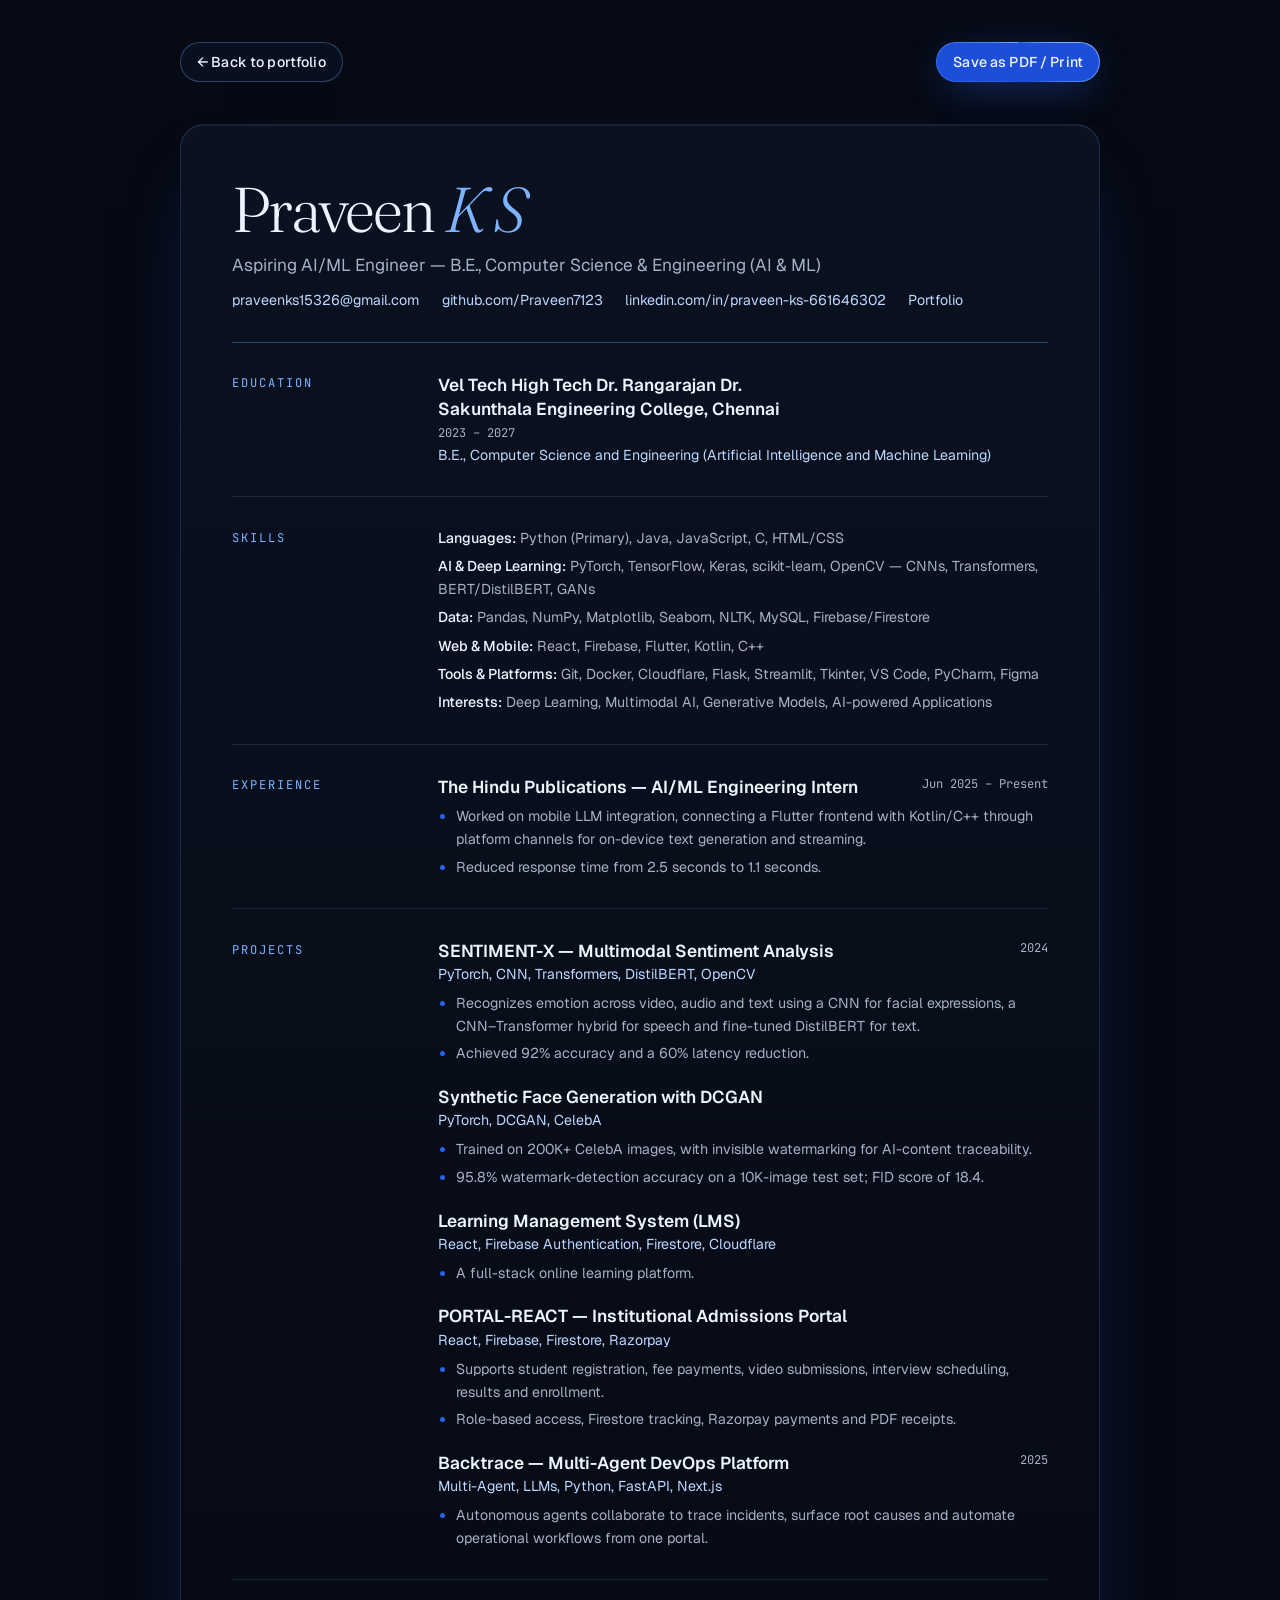
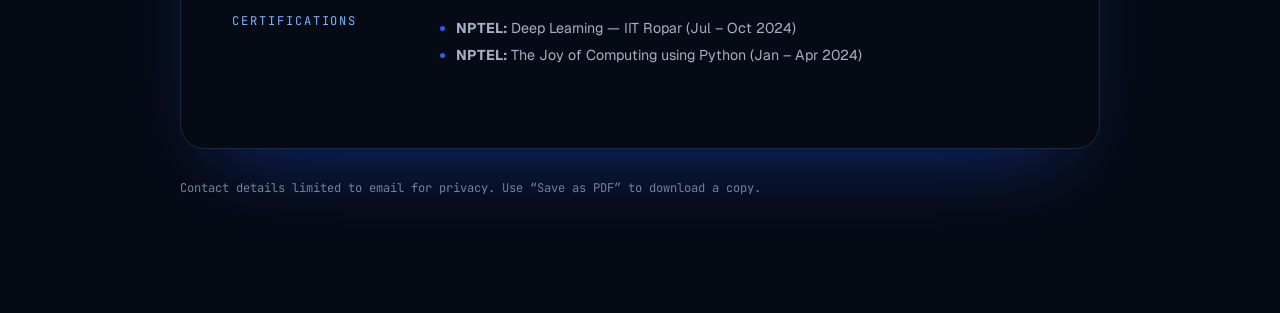
<file: site/resume.html>
<!doctype html>
<html lang="en">
<head>
  <meta charset="utf-8">
  <meta name="viewport" content="width=device-width, initial-scale=1">
  <title>Resume — Praveen K S</title>
  <meta name="description" content="Resume of Praveen K S — B.E. CSE (AI &amp; ML), AI/ML Engineering Intern at The Hindu Publications, deep learning projects and certifications.">
  <meta name="theme-color" content="#060A14">
  <link rel="canonical" href="https://praveen7123.github.io/Praveen7123/resume.html">
  <link rel="icon" href="favicon.svg" type="image/svg+xml">
  <link rel="preconnect" href="https://fonts.googleapis.com">
  <link rel="preconnect" href="https://fonts.gstatic.com" crossorigin>
  <link rel="stylesheet" href="https://fonts.googleapis.com/css2?family=Fraunces:ital,opsz,wght@0,9..144,300..600;1,9..144,300..600&family=Geist:wght@300..700&family=JetBrains+Mono:wght@400;500&display=swap">
  <link rel="stylesheet" href="assets/css/tokens.css">
  <link rel="stylesheet" href="assets/css/base.css">
  <style>
    @layer sections {
      body { padding-block: var(--space-xl) var(--space-3xl); }
      body::after { display: none; }
      .bar {
        display: flex; flex-wrap: wrap; gap: var(--space-s); justify-content: space-between; align-items: center;
        margin-bottom: var(--space-xl);
      }
      .bar__actions { display: flex; flex-wrap: wrap; gap: 0.6rem; }
      .sheet {
        padding: clamp(1.25rem, 4vw, 3.5rem);
        border: 1px solid var(--line);
        border-radius: var(--radius-l);
        background: linear-gradient(180deg, var(--ink-900), var(--ink-950));
        box-shadow: var(--shadow-2);
      }
      .r-head { display: grid; gap: 0.6rem; padding-bottom: var(--space-l); border-bottom: 1px solid var(--line-strong); }
      .r-head h1 { font-family: var(--font-display); font-size: var(--step-4); font-weight: 300; letter-spacing: -0.035em; }
      .r-head h1 em { color: var(--rose-300); }
      .r-head .role { color: var(--text-muted); }
      .r-links { display: flex; flex-wrap: wrap; gap: 0.4rem 1.4rem; list-style: none; padding: 0; font-size: var(--step--1); }
      .r-links a { color: var(--rose-200); }
      .r-sec { display: grid; grid-template-columns: 11rem 1fr; gap: var(--space-l); padding-block: var(--space-l); border-bottom: 1px solid var(--line); }
      .r-sec:last-child { border-bottom: 0; }
      .r-sec > h2 { font-family: var(--font-mono); font-size: var(--step--2); letter-spacing: 0.16em; text-transform: uppercase; color: var(--accent); padding-top: 0.3rem; }
      .r-item + .r-item { margin-top: var(--space-m); }
      .r-item__top { display: flex; flex-wrap: wrap; justify-content: space-between; gap: 0.2rem 1rem; }
      .r-item h3 { font-size: var(--step-0); font-weight: 600; line-height: 1.4; }
      .r-item .meta { font-family: var(--font-mono); font-size: var(--step--2); color: var(--text-muted); white-space: nowrap; }
      .r-item .sub { color: var(--rose-200); font-size: var(--step--1); }
      .r-item ul, .r-list { padding-left: 1.1rem; margin-top: 0.4rem; display: grid; gap: 0.3rem; color: var(--text-muted); font-size: var(--step--1); }
      .r-item li::marker, .r-list li::marker { color: var(--wine-600); }
      .r-skills { display: grid; gap: 0.35rem; font-size: var(--step--1); color: var(--text-muted); }
      .r-skills b { color: var(--ivory); font-weight: 500; }
      .r-note { margin-top: var(--space-l); font-size: var(--step--2); color: var(--faint); font-family: var(--font-mono); }
      @media (max-width: 680px) { .r-sec { grid-template-columns: 1fr; gap: 0.6rem; } }

      @media print {
        @page { margin: 14mm 14mm; }
        :root { --text-muted: #333; --rose-200: #1D4ED8; --accent: #1D4ED8; --ivory: #111; --line: #ddd; --line-strong: #bbb; --faint: #666; }
        body { background: #fff; color: #111; padding: 0; font-size: 10.5pt; }
        .bar, .r-note { display: none; }
        .sheet { border: 0; padding: 0; box-shadow: none; background: none; }
        .r-sec { break-inside: avoid; padding-block: 0.6rem; }
        .r-head h1 { font-size: 24pt; }
        a { color: inherit !important; }
      }
    }
  </style>
</head>
<body>
  <main class="container" style="max-width: 920px">
    <div class="bar">
      <a class="btn btn--ghost btn--small" href="./">← Back to portfolio</a>
      <div class="bar__actions">
        <button class="btn btn--primary btn--small" type="button" onclick="window.print()">Save as PDF / Print</button>
      </div>
    </div>

    <article class="sheet">
      <header class="r-head">
        <h1>Praveen <em>K S</em></h1>
        <p class="role">Aspiring AI/ML Engineer — B.E., Computer Science &amp; Engineering (AI &amp; ML)</p>
        <ul class="r-links">
          <li><a class="link-u" href="mailto:praveenks15326@gmail.com">praveenks15326@gmail.com</a></li>
          <li><a class="link-u" href="https://github.com/Praveen7123">github.com/Praveen7123</a></li>
          <li><a class="link-u" href="https://www.linkedin.com/in/praveen-ks-661646302/">linkedin.com/in/praveen-ks-661646302</a></li>
          <li><a class="link-u" href="https://praveenportfolio-one.vercel.app/">Portfolio</a></li>
        </ul>
      </header>

      <section class="r-sec">
        <h2>Education</h2>
        <div>
          <div class="r-item">
            <div class="r-item__top"><h3>Vel Tech High Tech Dr. Rangarajan Dr. Sakunthala Engineering College, Chennai</h3><span class="meta">2023 – 2027</span></div>
            <p class="sub">B.E., Computer Science and Engineering (Artificial Intelligence and Machine Learning)</p>
          </div>
        </div>
      </section>

      <section class="r-sec">
        <h2>Skills</h2>
        <div class="r-skills">
          <p><b>Languages:</b> Python (Primary), Java, JavaScript, C, HTML/CSS</p>
          <p><b>AI &amp; Deep Learning:</b> PyTorch, TensorFlow, Keras, scikit-learn, OpenCV — CNNs, Transformers, BERT/DistilBERT, GANs</p>
          <p><b>Data:</b> Pandas, NumPy, Matplotlib, Seaborn, NLTK, MySQL, Firebase/Firestore</p>
          <p><b>Web &amp; Mobile:</b> React, Firebase, Flutter, Kotlin, C++</p>
          <p><b>Tools &amp; Platforms:</b> Git, Docker, Cloudflare, Flask, Streamlit, Tkinter, VS Code, PyCharm, Figma</p>
          <p><b>Interests:</b> Deep Learning, Multimodal AI, Generative Models, AI-powered Applications</p>
        </div>
      </section>

      <section class="r-sec">
        <h2>Experience</h2>
        <div class="r-item">
          <div class="r-item__top"><h3>The Hindu Publications — AI/ML Engineering Intern</h3><span class="meta">Jun 2025 – Present</span></div>
          <ul>
            <li>Worked on mobile LLM integration, connecting a Flutter frontend with Kotlin/C++ through platform channels for on-device text generation and streaming.</li>
            <li>Reduced response time from 2.5 seconds to 1.1 seconds.</li>
          </ul>
        </div>
      </section>

      <section class="r-sec">
        <h2>Projects</h2>
        <div>
          <div class="r-item">
            <div class="r-item__top"><h3><a class="link-u" href="https://sentiment-x-lac.vercel.app/">SENTIMENT-X — Multimodal Sentiment Analysis</a></h3><span class="meta">2024</span></div>
            <p class="sub">PyTorch, CNN, Transformers, DistilBERT, OpenCV</p>
            <ul>
              <li>Recognizes emotion across video, audio and text using a CNN for facial expressions, a CNN–Transformer hybrid for speech and fine-tuned DistilBERT for text.</li>
              <li>Achieved 92% accuracy and a 60% latency reduction.</li>
            </ul>
          </div>
          <div class="r-item">
            <div class="r-item__top"><h3>Synthetic Face Generation with DCGAN</h3></div>
            <p class="sub">PyTorch, DCGAN, CelebA</p>
            <ul>
              <li>Trained on 200K+ CelebA images, with invisible watermarking for AI-content traceability.</li>
              <li>95.8% watermark-detection accuracy on a 10K-image test set; FID score of 18.4.</li>
            </ul>
          </div>
          <div class="r-item">
            <div class="r-item__top"><h3><a class="link-u" href="https://learn.bversity.io">Learning Management System (LMS)</a></h3></div>
            <p class="sub">React, Firebase Authentication, Firestore, Cloudflare</p>
            <ul>
              <li>A full-stack online learning platform.</li>
            </ul>
          </div>
          <div class="r-item">
            <div class="r-item__top"><h3><a class="link-u" href="https://admission.bversity.io">PORTAL-REACT — Institutional Admissions Portal</a></h3></div>
            <p class="sub">React, Firebase, Firestore, Razorpay</p>
            <ul>
              <li>Supports student registration, fee payments, video submissions, interview scheduling, results and enrollment.</li>
              <li>Role-based access, Firestore tracking, Razorpay payments and PDF receipts.</li>
            </ul>
          </div>
          <div class="r-item">
            <div class="r-item__top"><h3><a class="link-u" href="https://github.com/Praveen7123/Backtrace_multi_agent_DevOps">Backtrace — Multi-Agent DevOps Platform</a></h3><span class="meta">2025</span></div>
            <p class="sub">Multi-Agent, LLMs, Python, FastAPI, Next.js</p>
            <ul>
              <li>Autonomous agents collaborate to trace incidents, surface root causes and automate operational workflows from one portal.</li>
            </ul>
          </div>
        </div>
      </section>

      <section class="r-sec">
        <h2>Certifications</h2>
        <ul class="r-list">
          <li><strong>NPTEL:</strong> Deep Learning — IIT Ropar (Jul – Oct 2024)</li>
          <li><strong>NPTEL:</strong> The Joy of Computing using Python (Jan – Apr 2024)</li>
        </ul>
      </section>
    </article>
    <p class="r-note">Contact details limited to email for privacy. Use “Save as PDF” to download a copy.</p>
  </main>
</body>
</html>
</file>
<file: site/assets/css/tokens.css>
/* ==========================================================================
   Design tokens — "Midnight Blue"
   ========================================================================== */

@property --angle {
  syntax: "<angle>";
  inherits: false;
  initial-value: 0deg;
}

:root {
  color-scheme: dark;

  /* Palette */
  --ink-950: #060a14;
  --ink-900: #0a1120;
  --ink-850: #0d1628;
  --ink-800: #111c33;
  --wine-700: #1d4ed8;
  --wine-600: #2563eb;
  --rose-300: #7cb4ff;
  --rose-200: #bcd8ff;
  --ivory: #eef4ff;
  --muted: #a5b1c4;
  --faint: #74829a;
  --line: rgba(124, 180, 255, 0.16);
  --line-strong: rgba(124, 180, 255, 0.32);
  --brass: #7dd3fc;

  /* Semantic */
  --bg: var(--ink-950);
  --bg-2: var(--ink-900);
  --surface: var(--ink-800);
  --text: var(--ivory);
  --text-muted: var(--muted);
  --accent: var(--rose-300);
  --accent-strong: var(--wine-600);
  --focus: var(--rose-200);

  /* Heatmap scale (near-black → navy → sky) */
  --heat-0: #0f1a2e;
  --heat-1: #163a7a;
  --heat-2: #1d4ed8;
  --heat-3: #3b82f6;
  --heat-4: #93c5fd;

  /* Typography */
  --font-display: "Fraunces", "Iowan Old Style", "Palatino Linotype", Georgia, serif;
  --font-sans: "Geist", "Inter", ui-sans-serif, system-ui, -apple-system, "Segoe UI", sans-serif;
  --font-mono: "JetBrains Mono", ui-monospace, "SF Mono", Menlo, Consolas, monospace;

  --step--2: clamp(0.69rem, 0.66rem + 0.12vw, 0.76rem);
  --step--1: clamp(0.8rem, 0.77rem + 0.16vw, 0.89rem);
  --step-0: clamp(0.97rem, 0.93rem + 0.2vw, 1.08rem);
  --step-1: clamp(1.15rem, 1.08rem + 0.36vw, 1.38rem);
  --step-2: clamp(1.4rem, 1.26rem + 0.7vw, 1.85rem);
  --step-3: clamp(1.8rem, 1.5rem + 1.5vw, 2.8rem);
  --step-4: clamp(2.3rem, 1.75rem + 2.75vw, 4.2rem);
  --step-5: clamp(3rem, 1.9rem + 5.4vw, 7.4rem);

  /* Spacing */
  --space-2xs: clamp(0.25rem, 0.23rem + 0.1vw, 0.31rem);
  --space-xs: clamp(0.5rem, 0.46rem + 0.2vw, 0.63rem);
  --space-s: clamp(0.75rem, 0.7rem + 0.3vw, 0.94rem);
  --space-m: clamp(1rem, 0.92rem + 0.4vw, 1.25rem);
  --space-l: clamp(1.5rem, 1.38rem + 0.6vw, 1.88rem);
  --space-xl: clamp(2rem, 1.8rem + 1vw, 2.75rem);
  --space-2xl: clamp(3rem, 2.6rem + 2vw, 4.5rem);
  --space-3xl: clamp(4.5rem, 3.6rem + 4.5vw, 8rem);

  --gutter: clamp(1rem, 0.5rem + 2.5vw, 2.5rem);
  --max: 1240px;
  --measure: 62ch;

  /* Shape & depth */
  --radius-s: 6px;
  --radius-m: 14px;
  --radius-l: 24px;
  --shadow-1: 0 1px 0 rgba(238, 244, 255, 0.04) inset, 0 18px 40px -24px rgba(0, 0, 0, 0.8);
  --shadow-2: 0 1px 0 rgba(238, 244, 255, 0.06) inset, 0 40px 80px -40px rgba(29, 78, 216, 0.55);

  /* Motion */
  --ease-out: cubic-bezier(0.16, 1, 0.3, 1);
  --ease-in-out: cubic-bezier(0.65, 0, 0.35, 1);
  --ease-spring: cubic-bezier(0.34, 1.56, 0.64, 1);
  --dur-1: 160ms;
  --dur-2: 320ms;
  --dur-3: 700ms;
  --dur-4: 1100ms;

  --nav-h: 68px;
}

@media (prefers-reduced-motion: reduce) {
  :root {
    --dur-1: 0ms;
    --dur-2: 0ms;
    --dur-3: 0ms;
    --dur-4: 0ms;
  }
}
</file>
<file: site/assets/css/base.css>
/* ==========================================================================
   Base — reset, typography, shared primitives, motion utilities
   ========================================================================== */

@layer reset, base, components, sections, utilities;

@layer reset {
  *, *::before, *::after { box-sizing: border-box; }
  * { margin: 0; }
  html { -webkit-text-size-adjust: 100%; text-size-adjust: 100%; }
  img, svg, video { display: block; max-width: 100%; }
  input, button, textarea, select { font: inherit; color: inherit; }
  button { background: none; border: 0; padding: 0; cursor: pointer; }
  ul[role="list"], ol[role="list"] { list-style: none; padding: 0; }
  p, h1, h2, h3, h4, li { overflow-wrap: break-word; }
}

@layer base {
  html {
    scroll-behavior: smooth;
    scroll-padding-top: calc(var(--nav-h) + 1.5rem);
    background: var(--bg);
  }
  @media (prefers-reduced-motion: reduce) { html { scroll-behavior: auto; } }

  body {
    min-height: 100vh;
    background: var(--bg);
    color: var(--text);
    font-family: var(--font-sans);
    font-size: var(--step-0);
    line-height: 1.6;
    font-feature-settings: "ss01", "cv11";
    -webkit-font-smoothing: antialiased;
    -moz-osx-font-smoothing: grayscale;
    text-rendering: optimizeLegibility;
    overflow-x: clip;
  }

  /* Film grain over the whole page — one fixed layer, no per-element cost */
  body::after {
    content: "";
    position: fixed;
    inset: 0;
    z-index: 100;
    pointer-events: none;
    opacity: 0.06;
    mix-blend-mode: overlay;
    background-image: url("data:image/svg+xml,%3Csvg xmlns='http://www.w3.org/2000/svg' width='180' height='180'%3E%3Cfilter id='n'%3E%3CfeTurbulence type='fractalNoise' baseFrequency='.85' numOctaves='3' stitchTiles='stitch'/%3E%3CfeColorMatrix values='0 0 0 0 1 0 0 0 0 1 0 0 0 0 1 0 0 0 1 0'/%3E%3C/filter%3E%3Crect width='100%25' height='100%25' filter='url(%23n)'/%3E%3C/svg%3E");
  }

  ::selection { background: var(--wine-600); color: var(--ivory); }

  h1, h2, h3 { font-weight: 400; line-height: 1.05; text-wrap: balance; }
  p { text-wrap: pretty; }

  a { color: inherit; text-decoration: none; }

  :focus-visible {
    outline: 2px solid var(--focus);
    outline-offset: 3px;
    border-radius: 4px;
  }

  [hidden] { display: none !important; }
}

@layer components {
  .skip-link {
    position: fixed;
    top: 0.75rem;
    left: 0.75rem;
    z-index: 200;
    padding: 0.6rem 1rem;
    background: var(--ivory);
    color: var(--ink-950);
    border-radius: var(--radius-s);
    font-weight: 600;
    transform: translateY(-160%);
    transition: transform var(--dur-2) var(--ease-out);
  }
  .skip-link:focus { transform: none; }

  .container {
    width: min(100% - 2 * var(--gutter), var(--max));
    margin-inline: auto;
  }

  /* Monospace metadata labels */
  .mono {
    font-family: var(--font-mono);
    font-size: var(--step--2);
    letter-spacing: 0.08em;
    text-transform: uppercase;
    color: var(--text-muted);
  }

  .eyebrow {
    display: inline-flex;
    align-items: center;
    gap: 0.75em;
    font-family: var(--font-mono);
    font-size: var(--step--2);
    letter-spacing: 0.22em;
    text-transform: uppercase;
    color: var(--accent);
  }
  .eyebrow::before {
    content: "";
    width: 2.25rem;
    height: 1px;
    background: linear-gradient(90deg, transparent, currentColor);
  }

  .serif { font-family: var(--font-display); }
  .italic { font-style: italic; font-variation-settings: "SOFT" 100, "WONK" 1; }

  /* --- Section heading pattern ------------------------------------------ */
  .section { position: relative; padding-block: var(--space-3xl); }
  .section-head {
    display: grid;
    gap: var(--space-m);
    margin-bottom: var(--space-2xl);
    max-width: 52rem;
  }
  .section-index {
    display: flex;
    align-items: baseline;
    gap: 1rem;
    font-family: var(--font-mono);
    font-size: var(--step--2);
    letter-spacing: 0.16em;
    text-transform: uppercase;
    color: var(--text-muted);
  }
  .section-index b { color: var(--accent); font-weight: 500; }
  .section-title {
    font-family: var(--font-display);
    font-size: var(--step-4);
    font-weight: 300;
    font-variation-settings: "opsz" 144, "SOFT" 30;
    letter-spacing: -0.03em;
  }
  .section-title em {
    font-style: italic;
    color: var(--rose-200);
    font-variation-settings: "opsz" 144, "SOFT" 100, "WONK" 1;
  }
  .section-lede { color: var(--text-muted); max-width: var(--measure); font-size: var(--step-1); line-height: 1.55; }

  /* --- Buttons ------------------------------------------------------------ */
  .btn {
    --btn-bg: transparent;
    position: relative;
    display: inline-flex;
    align-items: center;
    justify-content: center;
    gap: 0.6rem;
    min-height: 3rem;
    padding: 0.8rem 1.4rem;
    border-radius: 999px;
    font-weight: 500;
    font-size: var(--step--1);
    letter-spacing: 0.01em;
    background: var(--btn-bg);
    isolation: isolate;
    transition:
      transform var(--dur-2) var(--ease-out),
      background-color var(--dur-2) var(--ease-out),
      color var(--dur-2) var(--ease-out),
      box-shadow var(--dur-2) var(--ease-out);
    translate: var(--mag-x, 0) var(--mag-y, 0);
  }
  .btn svg { width: 1.05em; height: 1.05em; flex: none; transition: transform var(--dur-2) var(--ease-out); }
  .btn:hover svg.arrow { transform: translateX(3px); }

  /* Primary: wine core with a rotating conic rim */
  .btn--primary {
    color: var(--ivory);
    background:
      linear-gradient(var(--wine-700), var(--wine-700)) padding-box,
      conic-gradient(from var(--angle), var(--wine-600), var(--rose-300), var(--wine-700) 40%, var(--wine-600) 70%, var(--rose-300)) border-box;
    border: 1px solid transparent;
    box-shadow: 0 10px 40px -12px rgba(37, 99, 235, 0.8);
    animation: spin-angle 6s linear infinite;
  }
  .btn--primary::before {
    content: "";
    position: absolute;
    inset: 0;
    z-index: -1;
    border-radius: inherit;
    background: radial-gradient(120% 140% at var(--bx, 50%) 120%, rgba(124, 180, 255, 0.45), transparent 60%);
    opacity: 0;
    transition: opacity var(--dur-2) var(--ease-out);
  }
  .btn--primary:hover::before { opacity: 1; }

  .btn--ghost {
    color: var(--ivory);
    border: 1px solid var(--line-strong);
    background: rgba(17, 28, 51, 0.35);
  }
  .btn--ghost:hover { background: rgba(29, 78, 216, 0.3); border-color: rgba(124, 180, 255, 0.5); }

  .btn--small { min-height: 2.4rem; padding: 0.5rem 1rem; }

  /* Underline that draws in from the left */
  .link-u {
    background: linear-gradient(currentColor, currentColor) 0 100% / 0% 1px no-repeat;
    transition: background-size var(--dur-2) var(--ease-out), color var(--dur-2);
    padding-bottom: 2px;
  }
  .link-u:hover, .link-u:focus-visible { background-size: 100% 1px; color: var(--ivory); }

  /* Tags */
  .tags { display: flex; flex-wrap: wrap; gap: 0.4rem; list-style: none; padding: 0; }
  .tag {
    font-family: var(--font-mono);
    font-size: var(--step--2);
    letter-spacing: 0.03em;
    padding: 0.28rem 0.6rem;
    border: 1px solid var(--line);
    border-radius: 999px;
    color: var(--rose-200);
    background: rgba(17, 28, 51, 0.6);
  }

  /* Glass — used sparingly (nav, tooltip, a couple of chips) */
  .glass {
    background: rgba(10, 17, 32, 0.72);
    border: 1px solid var(--line);
  }
  @supports ((backdrop-filter: blur(1px)) or (-webkit-backdrop-filter: blur(1px))) {
    .glass {
      background: rgba(10, 17, 32, 0.55);
      -webkit-backdrop-filter: blur(14px) saturate(140%);
      backdrop-filter: blur(14px) saturate(140%);
    }
  }

  .icon { width: 1.1em; height: 1.1em; flex: none; }
}

/* ==========================================================================
   Motion utilities
   ========================================================================== */
@layer utilities {
  /* Scroll reveals: only hide content once JS is confirmed running */
  .js [data-reveal] {
    opacity: 0;
    transform: translate3d(0, 28px, 0);
    transition:
      opacity var(--dur-4) var(--ease-out),
      transform var(--dur-4) var(--ease-out);
    transition-delay: calc(var(--d, 0) * 90ms);
  }
  .js [data-reveal="fade"] { transform: none; }
  .js [data-reveal="left"] { transform: translate3d(-32px, 0, 0); }
  .js [data-reveal].is-in { opacity: 1; transform: none; }

  /* Line-mask reveal for display headlines */
  .line-mask { display: block; overflow: hidden; padding-bottom: 0.08em; margin-bottom: -0.08em; }
  .line-mask > span { display: block; }
  .js .line-mask > span {
    transform: translate3d(0, 105%, 0);
    transition: transform 1.2s var(--ease-out);
    transition-delay: calc(var(--d, 0) * 110ms + 250ms);
  }
  .js .is-ready .line-mask > span { transform: none; }

  .visually-hidden {
    position: absolute !important;
    width: 1px; height: 1px;
    padding: 0; margin: -1px;
    overflow: hidden; clip: rect(0 0 0 0);
    white-space: nowrap; border: 0;
  }

  @media (prefers-reduced-motion: reduce) {
    .js [data-reveal], .js .line-mask > span { opacity: 1; transform: none; transition: none; }
    *, *::before, *::after { animation-duration: 0.001ms !important; animation-iteration-count: 1 !important; }
  }
}

@keyframes spin-angle { to { --angle: 360deg; } }
@keyframes pulse-dot {
  0% { box-shadow: 0 0 0 0 rgba(124, 180, 255, 0.55); }
  70% { box-shadow: 0 0 0 10px rgba(124, 180, 255, 0); }
  100% { box-shadow: 0 0 0 0 rgba(124, 180, 255, 0); }
}
@keyframes drift {
  0%, 100% { transform: translate3d(0, 0, 0) scale(1); }
  50% { transform: translate3d(var(--dx, 4%), var(--dy, -3%), 0) scale(1.08); }
}
@keyframes rotate { to { transform: rotate(360deg); } }
@keyframes draw { to { stroke-dashoffset: 0; } }

/* Cross-document view transitions (index ↔ resume) where supported */
@view-transition { navigation: auto; }
::view-transition-old(root),
::view-transition-new(root) { animation-duration: 420ms; animation-timing-function: var(--ease-in-out); }
</file>
